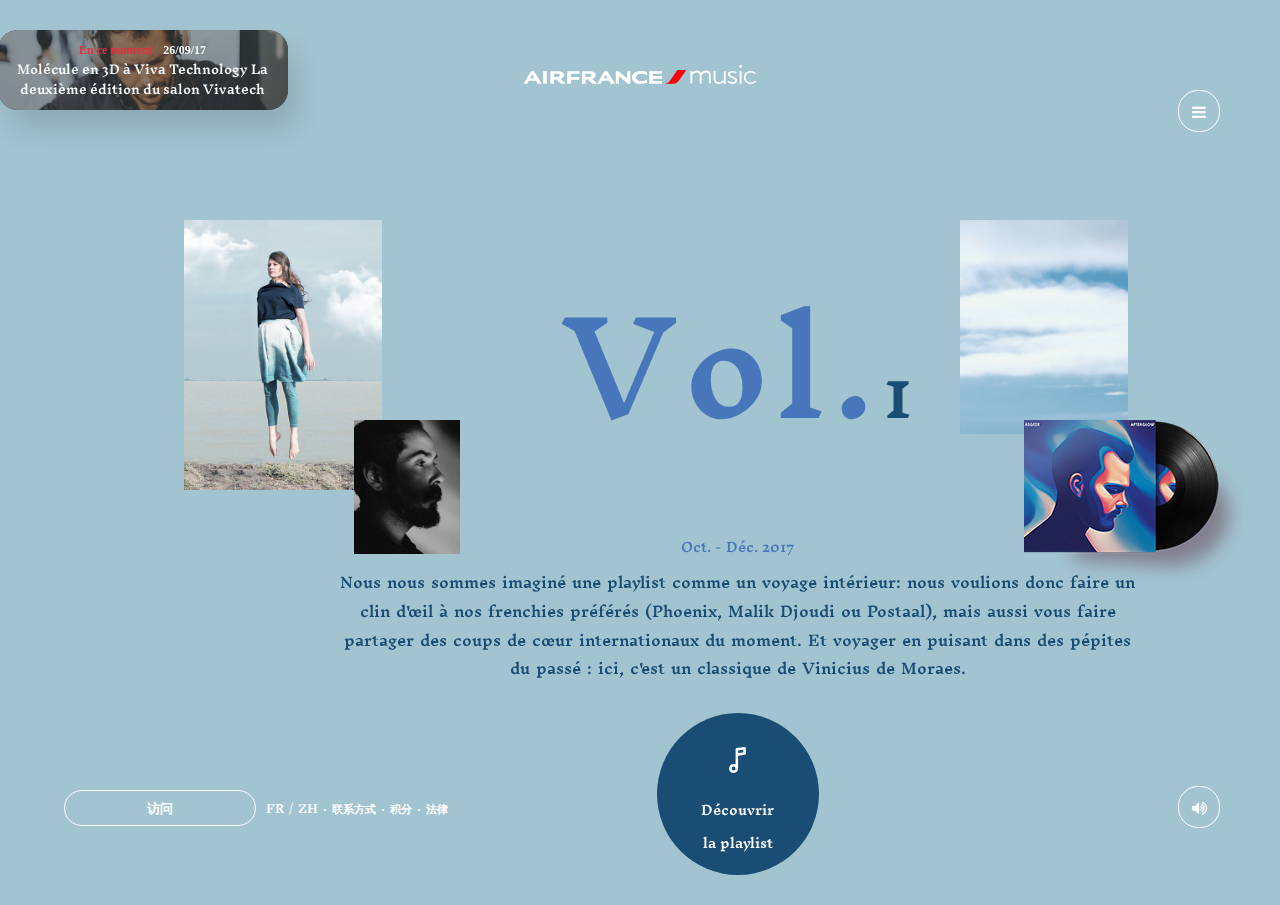
<file: html/index.html>
<!DOCTYPE html>
<html lang="en">
<head>
    <meta charset="UTF-8">
    <title>Title</title>
    <link rel="stylesheet" href="../css/font-awesome-4.7.0/css/font-awesome.css"/>
    <link rel="stylesheet" href="../css/tool.css"/>
    <link rel="stylesheet" href="../css/index.css"/>
    <script src="../js/jquery-3.3.1.min.js"></script>
    <script src="../js/jquery.transit.js"></script>
    <script src="../js/tween.js"></script>
    <script src="../js/common-2.js"></script>
    <script src="../js/index.js"></script>
</head>
<body>
    <div class="tip-box">
        <img src="../img/tip.jpg"/>
        <div class="tip">
            <span class="color-mouse" style="color: #f61728;">En ce moment</span>
            <span class="color-mouse" style="color: #fff;">26/09/17</span>
            <p class="color-mouse" style="color: #fff;"> Molécule en 3D à Viva Technology   La deuxième édition du salon Vivatech </p>
        </div>
    </div>
    <div class="music-box">
        <header class="music-head">
            <h1>
                <svg version="1.1" xmlns="http://www.w3.org/2000/svg" xmlns:xlink="http://www.w3.org/1999/xlink" x="0px" y="0px" viewBox="0 0 208 17" xml:space="preserve" width="234" height="19"><g fill="#fff"><path  d="M165.8,16.7v-7c0-1.8-1-2.9-2.7-2.9c-1.4,0-3.1,1.1-3.9,2.2v7.8h-1.7V9.3c0-1.5-1-2.7-2.6-2.7
    c-1.4,0-3.2,1.1-4.1,2.2v7.8h-1.7V5.3h1.6v1.5c1.2-1,2.8-1.8,4.3-1.8c1.7,0,3,0.9,3.5,2c1.1-1,2.6-2,4.6-2c2.5,0,4.2,1.6,4.2,4.4
    v7.1h-1.6V16.7z" class="c-logo-st0"></path> <path d="M171.5,5.5v6.9c0,1.8,1.1,3.1,3.1,3.1c1.7,0,3.5-1.1,4.4-2.1V5.5h1.7v11.3H179v-1.5c-1.1,0.9-2.8,1.7-4.6,1.7
    c-2.7,0-4.6-1.6-4.6-4.6v-7H171.5z" class="c-logo-st0"></path> <path d="M185.2,11.2c-1.3-0.5-2.6-1.4-2.6-2.9c0-1.7,1.6-3,4.2-3c1.5,0,2.9,0.6,3.8,1.4l-1,1.1
    c-0.7-0.6-1.7-1.1-2.8-1.1c-1.5,0-2.4,0.7-2.4,1.6c0,0.7,0.6,1.1,1.4,1.5l2.6,1.1c1.7,0.7,2.5,1.7,2.5,3c0,1.7-1.8,3-4.3,3
    c-1.5,0-3.1-0.7-4.1-1.6l0.9-1.2c0.8,0.8,2.1,1.3,3.2,1.3c1.4,0,2.5-0.6,2.5-1.5c0-0.7-0.5-1.2-1.5-1.6L185.2,11.2z" class="c-logo-st0"></path> <path d="M194,0c0.7,0,1.3,0.6,1.3,1.3c0,0.7-0.6,1.3-1.3,1.3s-1.3-0.6-1.3-1.3C192.7,0.6,193.3,0,194,0z M193.2,16.7
    V5.4h1.7v11.3H193.2z" class="c-logo-st0"></path> <path d="M208,14.7c-1.1,1.3-2.8,2.3-4.9,2.3c-3.3,0-6.2-2.4-6.2-6c0-3.3,2.9-5.7,6.2-5.7c1.9,0,3.5,0.7,4.7,1.9
    l-1.1,1.1c-0.8-0.8-2.1-1.5-3.6-1.5c-2.6,0-4.5,1.8-4.5,4.3c0,2.7,2,4.5,4.5,4.5c1.4,0,2.8-0.6,3.7-1.8L208,14.7z" class="c-logo-st0"></path></g> <g fill="red"><path d="M137.5,4.4l-6.5,9.4c-0.9,1.2-2.3,2.5-3.9,2.6v0.3h7.3c1.9,0,3.3-1.2,4.3-2.6l6.7-9.7H137.5L137.5,4.4z" class="c-logo-st1"></path></g> <g fill="#fff"><path d="M17.3,16.7V5.5h3.3v11.3H17.3L17.3,16.7z M93.1,16.7l-7.9-6.7v6.7h-2.8V5.5h2.4l7.8,6.6V5.5h2.8v11.3H93.1
    L93.1,16.7z M110.3,9.1c-1.5-0.7-3.2-1.3-5.4-1.3c-2.7,0-4.6,1.4-4.6,3.3c0,1.9,2,3.3,4.6,3.3c2.2,0,3.8-0.6,5.5-1.5v2.8
    c-1.5,0.7-3.4,1.3-5.6,1.3c-4.5,0-8-2.3-8-5.9c0-3.5,3.6-5.8,8-5.8c2.1,0,4,0.4,5.5,1V9.1L110.3,9.1z M38.9,16.7V5.5h11v2.4h-7.7
    v2.8h7.5v2.4h-7.5v3.6H38.9L38.9,16.7z M112.3,16.7V5.5h11.4v2.4h-8.1v1.9h8v2.4h-8v2.1h8.1v2.4L112.3,16.7L112.3,16.7z
    M61.3,12.5l4.6,4.2h-3.5c-0.8,0-1.3-0.3-1.7-0.6l-3.1-3C57.6,13,57.5,13,57.4,13h-2.1v3.7H52V5.5h7.1c3.7,0,5.2,1.6,5.2,3.5
    C64.3,11.1,62.3,12.1,61.3,12.5L61.3,12.5L61.3,12.5z M58.7,10.6c1.3,0,1.9-0.7,1.9-1.4c0-0.7-0.6-1.3-1.9-1.3h-3.5v2.8
    L58.7,10.6L58.7,10.6z M33.1,12.5l4.6,4.2h-3.5c-0.8,0-1.3-0.3-1.7-0.6l-3.1-3C29.4,13,29.3,13,29.2,13h-2.1v3.7h-3.3V5.5h7.1
    c3.7,0,5.2,1.6,5.2,3.5C36,11.1,34.1,12.1,33.1,12.5L33.1,12.5L33.1,12.5z M30.4,10.6c1.3,0,1.9-0.7,1.9-1.4
    c0-0.7-0.6-1.3-1.9-1.3H27v2.8L30.4,10.6L30.4,10.6z M12.2,16.7l-1.4-2.5H4.5l-1.3,2.5H0L6.3,5.5h2.9l7.1,11.2H12.2L12.2,16.7z
    M5.7,11.9h3.7L7.5,8.5L5.7,11.9L5.7,11.9z M77.8,16.7l-1.4-2.5h-6.2L69,16.7h-3.1L72,5.5h2.8l6.9,11.2H77.8L77.8,16.7z
    M71.5,11.9h3.6l-1.8-3.4L71.5,11.9L71.5,11.9z" class="c-logo-st0"></path></g></svg>
            </h1>
        </header>
        <section class="main-music">
            <div class="content">
                <header>
                    <h2 class="title">
                        <span>V</span>
                        <span>o</span>
                        <span>l</span>
                        <span>.</span>
                        <span style="font-size: 4rem;color: #194d73;font-weight: 700">1</span>
                        <p>Oct. - Déc. 2017</p>
                    </h2>
                </header>
                <div class="text-music">
                    <p>Nous nous sommes imaginé une playlist comme un voyage intérieur: nous voulions donc faire un</p>
                    <p>clin d'œil à nos frenchies préférés (Phoenix, Malik Djoudi ou Postaal), mais aussi vous faire</p>
                    <p>partager des coups de cœur internationaux du moment. Et voyager en puisant dans des pépites</p>
                    <p>du passé : ici, c'est un classique de Vinicius de Moraes.</p>
                </div>
                <a class="play-list" href="javascript:;">
                    <svg version="1.1" xmlns="http://www.w3.org/2000/svg" xmlns:xlink="http://www.w3.org/1999/xlink" x="0px" y="0px" viewBox="0 0 17 26" xml:space="preserve" width="17" height="26" class="u-fill--white"><path d="M16.5,0.3c-0.3-0.3-0.6-0.4-1-0.3L7.7,1.1C7,1.2,6.6,1.8,6.6,2.4v15C6,17.1,5.3,17,4.6,17
                            c-2.7,0-4.5,1.9-4.5,4.5S2,26,4.6,26s4.5-1.9,4.5-4.4v-0.1l0,0V8.7l6.7-0.9c0.6-0.1,1.1-0.6,1.1-1.3V1.4C16.8,0.9,16.7,0.6,16.5,0.3
                            z M4.6,23.4c-1.2,0-1.9-0.8-1.9-1.9s0.8-1.9,1.9-1.9s1.9,0.8,1.9,2.1C6.5,22.7,5.8,23.4,4.6,23.4z M14.3,5.4L9.1,6.1V3.5l5.2-0.7
                            V5.4z" fill="#fff"></path></svg>
                    <span>Découvrir la playlist</span></a>
            </div>
            <div class="img-box">
                <div class="img-1 position-img">
                    <img src="../img/home_1.jpg"/>
                </div>
                <div class="img-2 position-img">
                    <img src="../img/home_2.jpg"/>
                </div>
                <div class="img-3 position-img">
                    <img src="../img/home_3.jpg"/>
                </div>
                <div class="img-4 position-img">
                    <img src="../img/home_4.png"/>
                </div>
            </div>
        </section>
        <footer class="foot-music">
            <a style="position: relative" class="visit" href="javascript:;">访问<span class="btn-visit">访问</span></a>
            <ul class="about">
                <li>FR<i></i></li>
                <li>ZH<i></i></li>
                <li>联系方式<i></i></li>
                <li>积分<i></i></li>
                <li>法律<i></i></li>
            </ul>
        </footer>
    </div>
    <div class="btn-more">
        <a href="javascript:;">
            <i class="fa fa-bars" style="line-height: 40px;color: #fff"></i>
        </a>
    </div>
    <div class="btn-voice">
        <a href="javascript:;">
            <i class="fa fa-volume-up" style="line-height: 40px;color: #fff"></i>
        </a>
    </div>
</body>
</html>
</file>
<file: css/tool.css>
.fl{
    float:left;
}
.fr{
    float:right;
}
.clearfix{
    *zoom: 1;
}
.clearfix:after{
    display:block;
    content:"";
    clear:both;
}
</file>
<file: css/index.css>
@font-face {
    font-family: airfont;
    src:url('./font.woff2');
}
body, h1,h2, h3,p{
    margin: 0;
    font-family: airfont;
}
img{
    border: none;
    vertical-align: top;
}
a{
    text-decoration: none;
    color: #0e0e0e;
}
ul{
    margin: 0;
    padding: 0;
    list-style: none;
}
body{
    text-align: center;
    background-color: #a2c4d1;
    color: #194d73;
    font-family: Inknut Antiqua,serif Arial;
}
.tip-box{
    position: absolute;
    opacity: 0;
    top: 30px;
    left: -300px;
    font: bold 12px/20px 'Al Bayan';
    width: 290px;
    height: 80px;
    border-radius: 20px;
    box-shadow: 10px 20px 30px 0 rgba(0,0,0,.15);
    overflow: hidden;
    backface-visibility: hidden;
    background:#000;
}
.tip-box img{
    opacity: .7;
    width: 100%;
    height: 100%;
}
.tip{
    position: absolute;
    top: 0;
    left: 0;
    right: 0;
    bottom: 0;
    box-sizing: border-box;
    padding: 10px 15px;
}
.tip span:nth-of-type(1){
    margin-right: 8px;
}
.music-box{
    padding-top: 30px;
}
.music-head{
    height: 40px;
}
.main-music{
    position: relative;
    height: 680px;
}
.main-music .content{
    position: absolute;
    top: 100px;
    left: 50%;
    margin-left: -300px;
    z-index: 10;
}

.main-music .content .title span{
    font-size: 8rem;
    font-weight: 400;
    color: #4876ba;
    transition: 1s;
    margin-top: 30px;
    display: inline-block;
}
.main-music .content .title p{
    font-size: 0.8rem;
    font-weight: 400;
    color: #4876ba;
}
.text-music{
    margin-top: 5px;
    font-size: 0.9rem;
    font-weight: 700;
    line-height: 1.8rem;
    word-spacing: 2px;
}
.main-music .img-box{
    position: absolute;
    height: 400px;
    width: 100%;
}
.main-music .position-img{
    position: absolute;
    opacity: 0.4;
}
.main-music img{
    display: block;
    width: 100%;
    height: 100%;
}
.main-music .img-1{
    width: 198px;
    height: 270px;
    top: 200px;
    left: 184px;
    transition: 1s;
    transform: scale(0.9);
}
.main-music .img-2{
    width: 106px;
    height: 134px;
    top: 318px;
    left: 354px;
    transition: 1s;
    transform: scale(0.9);
}
.main-music .img-3{
    width: 168px;
    height: 214px;
    top: 198px;
    left: 75%;
    transition: 2.5s;
    opacity: 0;
    transform: scale(0.9);
}
.main-music .img-4{
    width: 226px;
    height: 167px;
    top: 320px;
    left: 80%;
    transition: 2.5s;
    opacity: 0;
    transform: scale(0.9);
}
.play-list{
    display: flex;
    margin: 30px auto;
    width: 162px;
    height: 162px;
    border-radius: 81px;
    background-color: #194d73;
    color: #fff;
    font-size: 0.8rem;
    font-weight: 600;
    flex-direction: column;
}
 .u-fill--white{
     margin: 34px auto 20px;
 }
.play-list span{
    /*display: block;*/
    margin: 0 auto;
    width: 80px;
}
.foot-music{
    position:absolute;
    bottom:8%;
    left:5%;
    font-size: 0.8rem;
    color: #fff;
    font-weight: 600;
}
.foot-music .visit{
    float: left;
    width: 190px;
    height: 34px;
    line-height: 34px;
    border-radius: 40px;
    border: 1px solid #fff;
    color: #fff;
}
.foot-music .about{
    float: left;
    margin-left: 10px;
    font-size: 0.7rem;
    line-height: 38px;
}
.foot-music .about li{
    float: left;
    margin-right: 5px;
    position: relative;

}
.foot-music .about li::after{
    content: '·';
    display: inline-block;
    margin-left: 5px;
}
.foot-music .about li:nth-of-type(1)::after{
    content: '/';
}
.foot-music .about li:last-of-type::after{
    content: '';
}
.foot-music .about li i{
    height: 2px;
    background-color: #fff;
    width: 0px;
    position: absolute;
    bottom: 0;
    left: -6px;
}
.foot-music a span{
    background-color: #fff;
    display: block;
    width: 0px;
    height: 34px;
    position: absolute;
    border-radius: 40px;
    top: 0;
    left: 50%;
    font-size: 0;
    color: #194d73
;
}
.btn-more, .btn-voice{
    position: absolute;
    width: 40px;
    height: 40px;
    border-radius: 20px;
    border: 1px solid #fff;
    right: 60px;
}
.btn-more{
    top: 10%;
}
.btn-voice{
    bottom: 8%;
}
.load{
    position: absolute;
    top: 0;
    left: 0;
    right: 0;
    bottom: 0;
    background-color: #22354b;
    z-index: 100;
}
</file>
